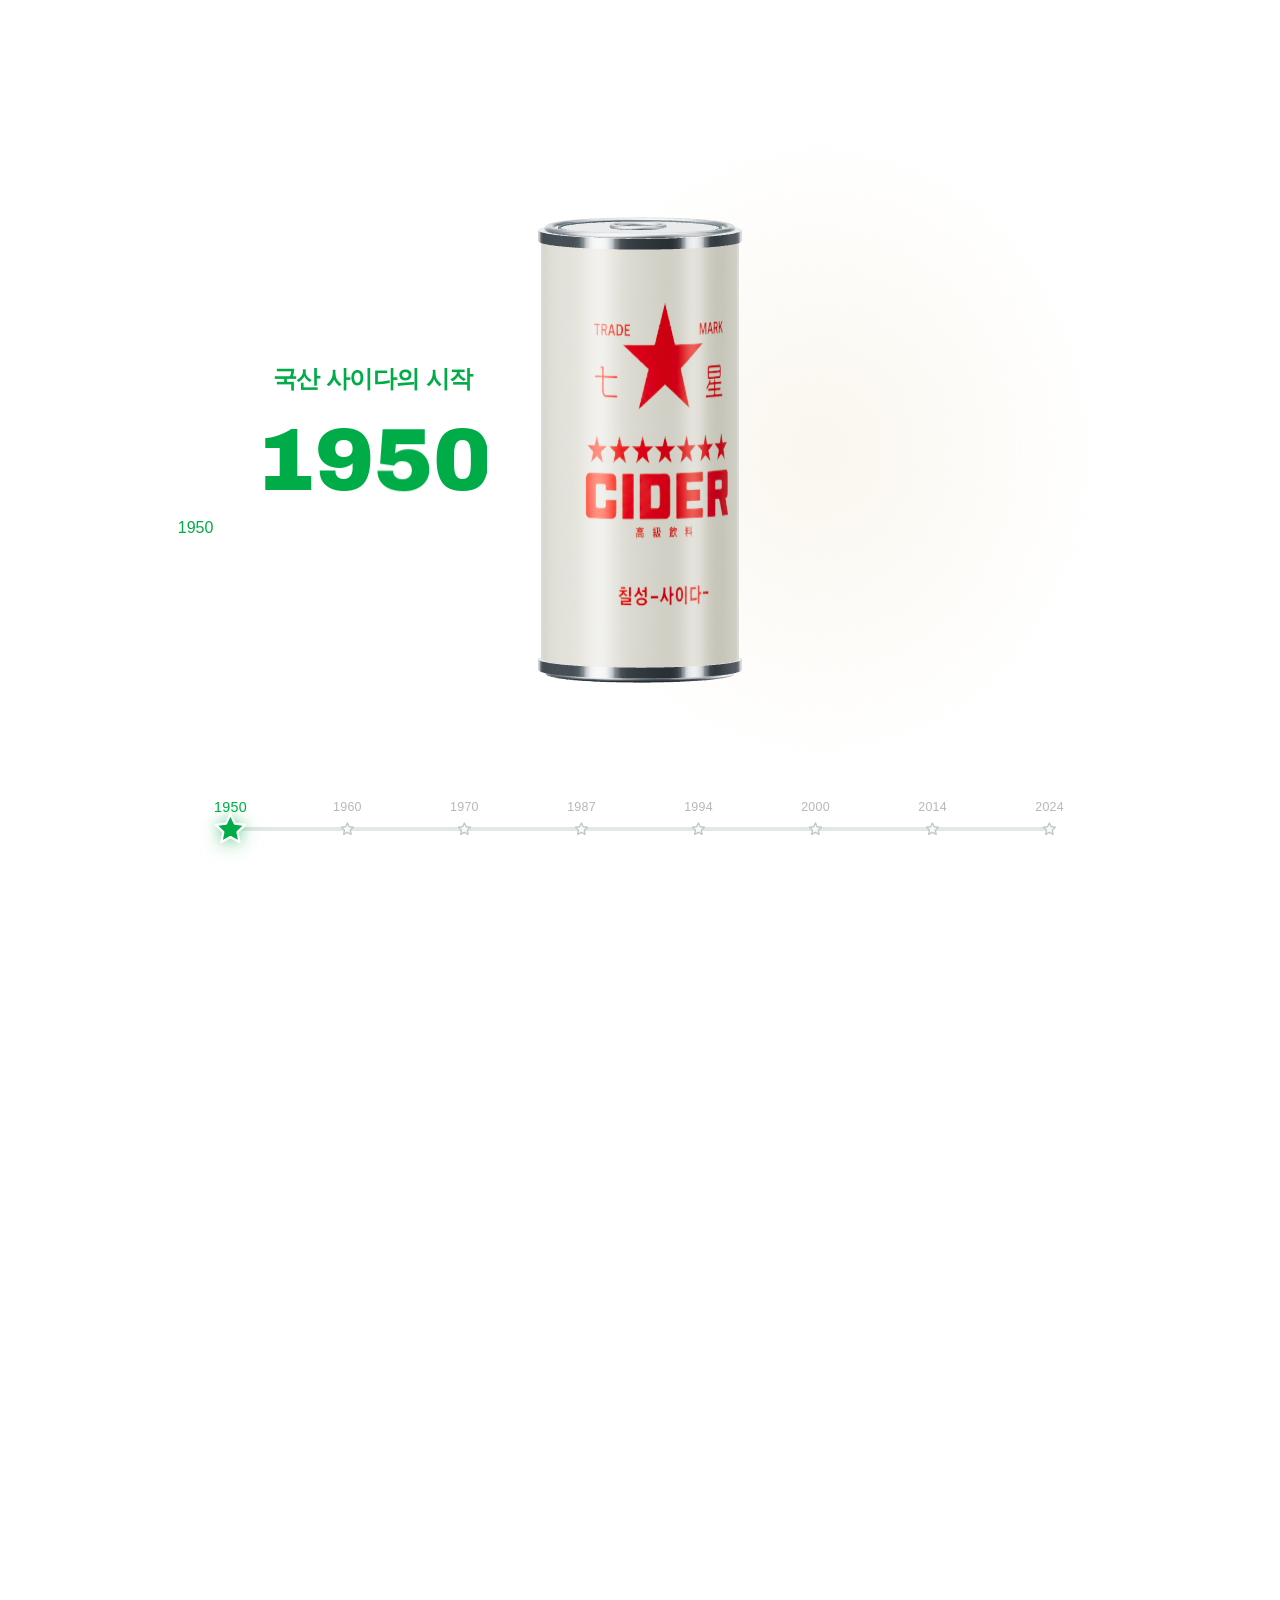
<file: experiments/history-3d-1950-1960.html>
<!doctype html>
<html lang="ko">
<head>
  <meta charset="utf-8">
  <meta name="viewport" content="width=device-width, initial-scale=1">
  <title>CHILSUNG CIDER — 1950 → 2024 3D 스크롤 프로토타입</title>
  <link href="https://fonts.googleapis.com/css2?family=Archivo+Black&display=swap" rel="stylesheet">
  <link rel="stylesheet" href="../css/history-3d.css">
  <link rel="stylesheet" href="../css/jelly-cursor.css">
  <script defer src="../js/jelly-cursor.js"></script>
  <script defer src="../js/vendor/gsap.min.js"></script>
  <script defer src="../js/vendor/ScrollTrigger.min.js"></script>
  <script type="module" src="../js/history-3d.js"></script>
</head>
<body class="history-prototype-page">
  <main>
    <section class="history-3d" id="history-3d" aria-label="1950년에서 2024년까지 패키징이 바뀌는 3D 캔">
      <div class="history-3d-stage">
        <div class="history-3d-canvas" aria-hidden="true"></div>
        <div class="history-3d-fallback" aria-hidden="true"><img src="../img/history/1950-horizontal-reference.png" alt=""></div>
      </div>
      <div class="history-3d-track"></div>
    </section>

  </main>
</body>
</html>
</file>
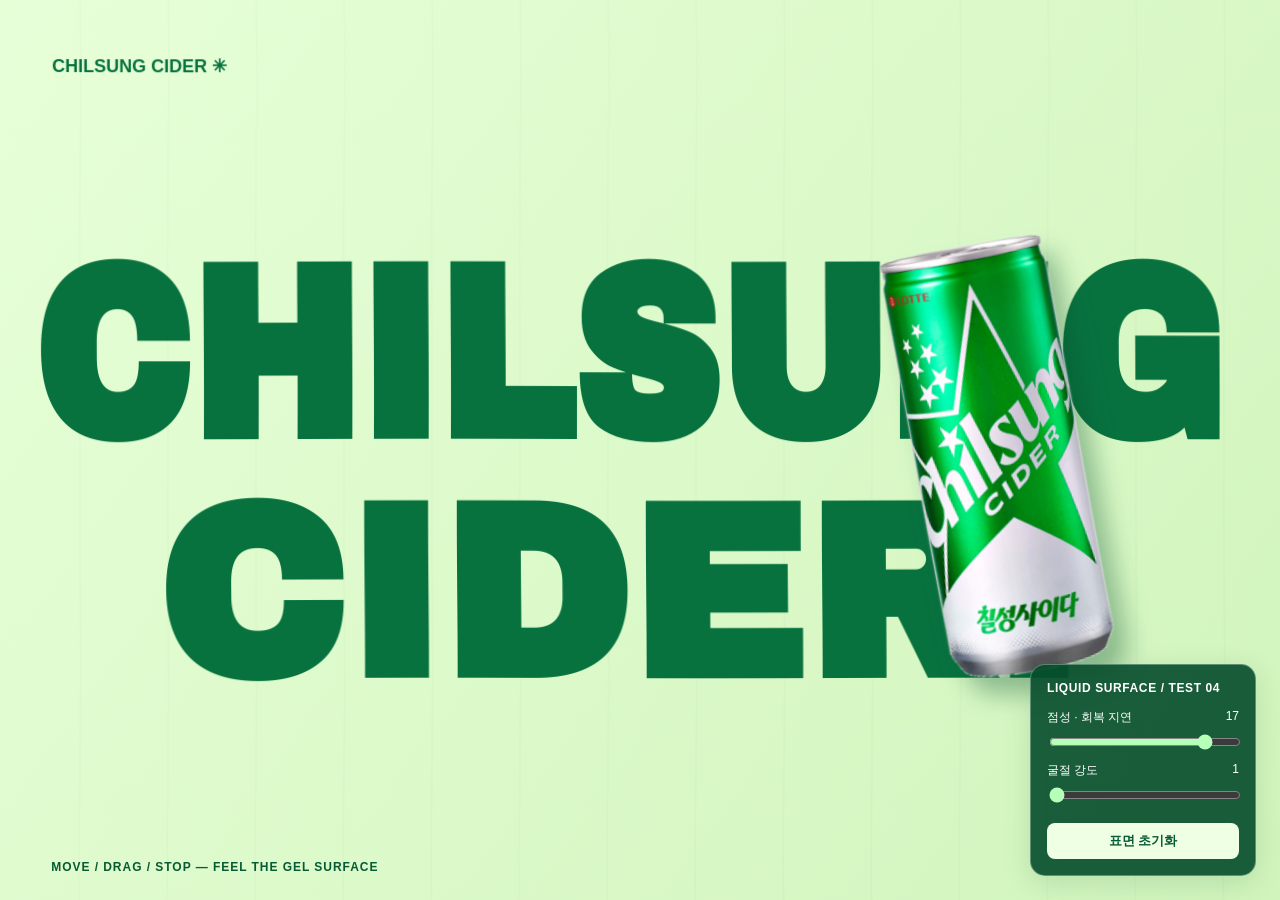
<file: experiments/liquid-gel-surface-v4-favorite.html>
<!doctype html>
<html lang="ko">
<head>
<meta charset="utf-8">
<meta name="viewport" content="width=device-width, initial-scale=1">
<title>CHILSUNG — Viscous Gel Surface v4</title>
<link rel="preconnect" href="https://fonts.googleapis.com">
<link rel="preconnect" href="https://fonts.gstatic.com" crossorigin>
<link href="https://fonts.googleapis.com/css2?family=Archivo+Black&display=swap" rel="stylesheet">
<style>
  :root { color-scheme: light; }
  * { box-sizing: border-box; }
  html, body {
    margin: 0;
    width: 100%;
    height: 100%;
    overflow: hidden;
  }
  body {
    background: #d8f9c5;
    font-family: Arial, sans-serif;
  }
  #view {
    display: block;
    width: 100vw;
    height: 100dvh;
    touch-action: none;
  }
  .note {
    position: fixed;
    bottom: 26px;
    left: 4%;
    z-index: 4;
    pointer-events: none;
    color: #075b34;
    font-size: 12px;
    font-weight: 700;
    letter-spacing: .08em;
  }
  .panel {
    position: fixed;
    bottom: 24px;
    right: 24px;
    z-index: 5;
    width: 226px;
    background: rgba(7, 78, 45, .91);
    color: white;
    border: 1px solid #ffffff50;
    padding: 16px;
    border-radius: 15px;
    box-shadow: 0 7px 28px #075b3424;
  }
  .panel-header {
    font-size: 12px;
    font-weight: 800;
    letter-spacing: .05em;
    margin-bottom: 14px;
  }
  .control {
    display: grid;
    gap: 6px;
    margin: 10px 0;
  }
  .control label {
    display: flex;
    justify-content: space-between;
    font-size: 12px;
  }
  .control input {
    width: 100%;
    accent-color: #b5ffb8;
  }
  .reset {
    width: 100%;
    margin-top: 8px;
    border: 0;
    padding: 9px;
    border-radius: 8px;
    background: #efffe4;
    color: #075b34;
    cursor: pointer;
    font-weight: 800;
  }
  @media(max-width:650px) {
    .panel {
      right: 12px;
      bottom: 12px;
      transform: scale(.88);
      transform-origin: bottom right;
    }
    .note {
      font-size: 9px;
      bottom: 13px;
    }
  }
  @media(prefers-reduced-motion:reduce) {
    .panel { display:none; }
  }
</style>
</head>
<body>
<canvas id="view" aria-label="투명한 점성 젤 막에 마우스가 지나가며 글자와 캔을 굴절시키는 테스트"></canvas>
<div class="note">MOVE / DRAG / STOP — FEEL THE GEL SURFACE</div>

<div class="panel">
  <div class="panel-header">LIQUID SURFACE / TEST 04</div>

  <div class="control">
    <label for="sticky">
      점성 · 회복 지연
      <span id="sticky-val">17</span>
    </label>
    <input id="sticky" type="range"
           min="1" max="20" value="17">
  </div>

  <div class="control">
    <label for="refraction">
      굴절 강도
      <span id="refraction-val">1</span>
    </label>
    <input id="refraction" type="range"
           min="1" max="10" value="1">
  </div>

  <button class="reset" id="reset" type="button">
    표면 초기화
  </button>
</div>

<script>
(() => {
  'use strict';

  const view = document.getElementById('view');
  const gl = view.getContext('webgl', {
    alpha: false,
    antialias: false
  });

  if (!gl) {
    document.body.insertAdjacentHTML(
      'beforeend',
      '<p>WebGL이 지원되지 않는 브라우저입니다.</p>'
    );
    return;
  }

  const $ = id => document.getElementById(id);
  const sticky = $('sticky');
  const refraction = $('refraction');

  sticky.addEventListener('input', () => {
    $('sticky-val').textContent = sticky.value;
  });

  refraction.addEventListener('input', () => {
    $('refraction-val').textContent = refraction.value;
  });

  const vertex = `
    attribute vec2 aPos;
    varying vec2 vUV;

    void main() {
      vUV = aPos * .5 + .5;
      gl_Position = vec4(aPos, 0., 1.);
    }
  `;

  const fragment = `
    precision highp float;

    varying vec2 vUV;

    uniform sampler2D uPoster;
    uniform sampler2D uGel;
    uniform vec2 uPixel;
    uniform float uTime;
    uniform float uAmount;

    float h(vec2 p) {
      return (
        texture2D(
          uGel,
          clamp(p, vec2(0.), vec2(1.))
        ).r - .5
      ) * 2.;
    }

    void main() {
      float hc = h(vUV);

      vec2 slope = vec2(
        h(vUV + vec2(uPixel.x, 0.))
        - h(vUV - vec2(uPixel.x, 0.)),
        h(vUV + vec2(0., uPixel.y))
        - h(vUV - vec2(0., uPixel.y))
      );

      // 투명한 젤 표면의 굴절
      vec2 optical = slope * .57 * uAmount;

      // 화면 전체에 깔리는 미세한 액체 표면
      vec2 quietFilm = vec2(
        sin(vUV.y * 18. + uTime * .17)
          + cos(vUV.y * 11. - uTime * .12),
        sin(vUV.x * 15. - uTime * .12)
      ) * .00033;

      vec2 distorted = clamp(
        vUV - optical + quietFilm,
        vec2(.002),
        vec2(.998)
      );

      vec3 color = texture2D(
        uPoster,
        distorted
      ).rgb;

      // 표면의 은은한 반사광
      float tilt = length(slope);

      float gloss =
        smoothstep(.008, .115, tilt) * .11
        + smoothstep(.07, .38, abs(hc)) * .024;

      vec3 reflection = vec3(.91, 1., .93);

      color = mix(
        color,
        reflection,
        clamp(gloss, 0., .14)
      );

      gl_FragColor = vec4(color, 1.);
    }
  `;

  function shader(type, source) {
    const s = gl.createShader(type);
    gl.shaderSource(s, source);
    gl.compileShader(s);

    if (!gl.getShaderParameter(s, gl.COMPILE_STATUS)) {
      throw Error(gl.getShaderInfoLog(s));
    }

    return s;
  }

  const program = gl.createProgram();

  gl.attachShader(
    program,
    shader(gl.VERTEX_SHADER, vertex)
  );

  gl.attachShader(
    program,
    shader(gl.FRAGMENT_SHADER, fragment)
  );

  gl.linkProgram(program);

  if (!gl.getProgramParameter(program, gl.LINK_STATUS)) {
    throw Error(gl.getProgramInfoLog(program));
  }

  gl.useProgram(program);

  gl.bindBuffer(
    gl.ARRAY_BUFFER,
    gl.createBuffer()
  );

  gl.bufferData(
    gl.ARRAY_BUFFER,
    new Float32Array([
      -1,-1, 1,-1, -1,1,
      -1,1, 1,-1, 1,1
    ]),
    gl.STATIC_DRAW
  );

  const pos = gl.getAttribLocation(program, 'aPos');

  gl.enableVertexAttribArray(pos);
  gl.vertexAttribPointer(
    pos, 2, gl.FLOAT, false, 0, 0
  );

  function texture(slot) {
    const t = gl.createTexture();

    gl.activeTexture(gl.TEXTURE0 + slot);
    gl.bindTexture(gl.TEXTURE_2D, t);

    gl.texParameteri(
      gl.TEXTURE_2D,
      gl.TEXTURE_MIN_FILTER,
      gl.LINEAR
    );

    gl.texParameteri(
      gl.TEXTURE_2D,
      gl.TEXTURE_MAG_FILTER,
      gl.LINEAR
    );

    gl.texParameteri(
      gl.TEXTURE_2D,
      gl.TEXTURE_WRAP_S,
      gl.CLAMP_TO_EDGE
    );

    gl.texParameteri(
      gl.TEXTURE_2D,
      gl.TEXTURE_WRAP_T,
      gl.CLAMP_TO_EDGE
    );

    return t;
  }

  const posterTex = texture(0);
  const gelTex = texture(1);

  gl.uniform1i(
    gl.getUniformLocation(program, 'uPoster'), 0
  );

  gl.uniform1i(
    gl.getUniformLocation(program, 'uGel'), 1
  );

  const pixelUniform =
    gl.getUniformLocation(program, 'uPixel');

  const timeUniform =
    gl.getUniformLocation(program, 'uTime');

  const amountUniform =
    gl.getUniformLocation(program, 'uAmount');

  const poster = document.createElement('canvas');
  const ctx = poster.getContext('2d');

  const can = new Image();
  can.src = '../img/display/hero-can.png';
  can.onload = drawPoster;

  let cols = 180;
  let rows = 100;

  let heights;
  let speeds;
  let nextHeights;
  let nextSpeeds;
  let bytes;

  let width = window.innerWidth;
  let height = window.innerHeight;

  function initializeField() {
    cols = 180;

    rows = Math.max(
      66,
      Math.min(
        180,
        Math.round(cols * height / width)
      )
    );

    const n = cols * rows;

    heights = new Float32Array(n);
    speeds = new Float32Array(n);
    nextHeights = new Float32Array(n);
    nextSpeeds = new Float32Array(n);

    bytes = new Uint8Array(n * 4);

    for (let i = 0; i < n; i++) {
      bytes[i * 4] = 128;
      bytes[i * 4 + 1] = 128;
      bytes[i * 4 + 2] = 128;
      bytes[i * 4 + 3] = 255;
    }

    gl.activeTexture(gl.TEXTURE1);
    gl.bindTexture(gl.TEXTURE_2D, gelTex);

    gl.pixelStorei(
      gl.UNPACK_FLIP_Y_WEBGL,
      false
    );

    gl.texImage2D(
      gl.TEXTURE_2D,
      0,
      gl.RGBA,
      cols,
      rows,
      0,
      gl.RGBA,
      gl.UNSIGNED_BYTE,
      bytes
    );

    gl.uniform2f(
      pixelUniform,
      1 / cols,
      1 / rows
    );
  }

  function drawPoster() {
    if (!width || !height) return;

    const scale = Math.min(
      devicePixelRatio || 1,
      1.5
    );

    poster.width = Math.round(width * scale);
    poster.height = Math.round(height * scale);

    ctx.setTransform(scale, 0, 0, scale, 0, 0);

    const grad = ctx.createLinearGradient(
      0, 0, width, height
    );

    grad.addColorStop(0, '#e7ffd8');
    grad.addColorStop(1, '#d1f4bc');

    ctx.fillStyle = grad;
    ctx.fillRect(0, 0, width, height);

    // 액체의 굴절이 잘 보이도록 가느다란 배경선
    ctx.strokeStyle = 'rgba(10,113,62,.045)';
    ctx.lineWidth = 1;

    for (let x = 80; x < width; x += 88) {
      ctx.beginPath();
      ctx.moveTo(x, 0);
      ctx.lineTo(x, height);
      ctx.stroke();
    }

    ctx.fillStyle = '#08723f';
    ctx.font = '800 18px Arial';
    ctx.textAlign = 'left';

    ctx.fillText(
      'CHILSUNG CIDER ✳',
      width * .04,
      Math.max(46, height * .08)
    );

    ctx.textBaseline = 'middle';
    ctx.textAlign = 'center';

    ctx.font =
      `900 ${Math.min(width*.19,height*.34,268)}px "Archivo Black",Impact,Arial Black,sans-serif`;

    ctx.fillText(
      'CHILSUNG',
      width * .49,
      height * .405,
      width * .93
    );

    ctx.fillText(
      'CIDER!',
      width * .48,
      height * .67,
      width * .76
    );

    if (can.complete && can.naturalWidth) {
      const ch = Math.min(
        height * .54,
        width * .34
      );

      const cw = ch * (
        can.naturalWidth / can.naturalHeight
      );

      ctx.save();

      ctx.translate(
        width * .78,
        height * .51
      );

      ctx.rotate(-.18);
      ctx.shadowColor = 'rgba(4,78,42,.35)';
      ctx.shadowBlur = 23;
      ctx.shadowOffsetX = 15;
      ctx.shadowOffsetY = 18;

      ctx.drawImage(
        can,
        -cw / 2,
        -ch / 2,
        cw,
        ch
      );

      ctx.restore();
    }

    gl.activeTexture(gl.TEXTURE0);
    gl.bindTexture(gl.TEXTURE_2D, posterTex);

    gl.pixelStorei(
      gl.UNPACK_FLIP_Y_WEBGL,
      true
    );

    gl.texImage2D(
      gl.TEXTURE_2D,
      0,
      gl.RGBA,
      gl.RGBA,
      gl.UNSIGNED_BYTE,
      poster
    );

    gl.pixelStorei(
      gl.UNPACK_FLIP_Y_WEBGL,
      false
    );
  }

  function resize() {
    width = window.innerWidth;
    height = window.innerHeight;

    const scale = Math.min(
      devicePixelRatio || 1,
      1.5
    );

    view.width = Math.round(width * scale);
    view.height = Math.round(height * scale);

    gl.viewport(
      0, 0,
      view.width,
      view.height
    );

    initializeField();
    drawPoster();
  }

  window.addEventListener('resize', resize);
  document.fonts.ready.then(drawPoster);

  $('reset').addEventListener('click', () => {
    initializeField();
  });

  let last = null;
  let pending = [];

  function pointer(e) {
    const current = {
      x: e.clientX / width,
      y: 1 - e.clientY / height
    };

    if (last) {
      const dx = (current.x - last.x) * width;
      const dy = (current.y - last.y) * height;

      const dist = Math.hypot(dx, dy);

      if (dist > .5) {
        const count = Math.min(
          50,
          Math.ceil(dist / 13)
        );

        const speed = Math.min(
          1.0,
          dist / 35
        );

        for (let i = 1; i <= count; i++) {
          const t = i / count;

          pending.push({
            x: last.x + (current.x - last.x) * t,
            y: last.y + (current.y - last.y) * t,
            nx: dx / (dist || 1),
            ny: dy / (dist || 1),
            amount: speed / count
          });
        }
      }
    }

    last = current;
  }

  view.addEventListener('pointermove', pointer);

  view.addEventListener('pointerleave', () => {
    last = null;
  });

  view.addEventListener('pointerdown', e => {
    last = null;
    pointer(e);
  });

  function pushGel(stroke) {
    const cx = stroke.x * (cols - 1);
    const cy = stroke.y * (rows - 1);

    // 조금 더 넓은 젤 표면이 함께 끌려오도록 조정
    const rad = Math.max(10, cols * .083);
    const rr = rad * rad;

    const minX = Math.max(
      1,
      Math.floor(cx - rad * 2)
    );

    const maxX = Math.min(
      cols - 2,
      Math.ceil(cx + rad * 2)
    );

    const minY = Math.max(
      1,
      Math.floor(cy - rad * 2)
    );

    const maxY = Math.min(
      rows - 2,
      Math.ceil(cy + rad * 2)
    );

    for (let y = minY; y <= maxY; y++) {
      for (let x = minX; x <= maxX; x++) {
        const ox = x - cx;

        const oy =
          (y - cy) * cols / rows * height / width;

        const r2 = ox * ox + oy * oy;

        if (r2 > 4 * rr) continue;

        const gaussian = Math.exp(
          -r2 / (rr * .52)
        );

        const along = (
          ox * stroke.nx + oy * stroke.ny
        ) / rad;

        // 손가락이 젤 막을 밀어내는 힘
        speeds[y * cols + x] +=
          gaussian *
          (.125 * along + .055) *
          stroke.amount;
      }
    }
  }

  function simulate(dt) {
    // V4: 최대 점성 20
    // 높을수록 표면 복원이 느려지고
    // 마우스 흔적이 오래 남는다.
    const viscosity =
      (Number(sticky.value) - 1) / 19;

    // 파동의 운동량을 더 오래 유지
    const damp = Math.pow(
      .927 + viscosity * .060,
      dt
    );

    // 표면의 복원력을 낮춰
    // 묵직하게 천천히 원래 형태로 돌아온다.
    const restore = (
      .018 - viscosity * .0168
    ) * dt;

    // 주변으로 퍼지는 속도도 살짝 낮춘다.
    const spread = (
      .165 - viscosity * .045
    ) * dt;

    for (let y = 1; y < rows - 1; y++) {
      for (let x = 1; x < cols - 1; x++) {
        const i = y * cols + x;
        const h = heights[i];

        const lap =
          heights[i - 1] +
          heights[i + 1] +
          heights[i - cols] +
          heights[i + cols] -
          4 * h;

        const v = (
          speeds[i] +
          lap * spread -
          h * restore
        ) * damp;

        nextSpeeds[i] = v;

        nextHeights[i] = Math.max(
          -1.1,
          Math.min(1.1, h + v * dt)
        );
      }
    }

    // 경계면 연결
    for (let x = 0; x < cols; x++) {
      nextHeights[x] =
        nextHeights[x + cols];

      nextHeights[(rows - 1) * cols + x] =
        nextHeights[(rows - 2) * cols + x];
    }

    for (let y = 0; y < rows; y++) {
      nextHeights[y * cols] =
        nextHeights[y * cols + 1];

      nextHeights[y * cols + cols - 1] =
        nextHeights[y * cols + cols - 2];
    }

    [heights, nextHeights] = [
      nextHeights, heights
    ];

    [speeds, nextSpeeds] = [
      nextSpeeds, speeds
    ];

    // WebGL 텍스처에 젤 표면의 높이 전달
    for (let i = 0; i < heights.length; i++) {
      const j = i * 4;

      bytes[j] = Math.max(
        0,
        Math.min(
          255,
          Math.round(128 + heights[i] * 112)
        )
      );
    }

    gl.activeTexture(gl.TEXTURE1);
    gl.bindTexture(gl.TEXTURE_2D, gelTex);

    gl.texSubImage2D(
      gl.TEXTURE_2D,
      0,
      0, 0,
      cols, rows,
      gl.RGBA,
      gl.UNSIGNED_BYTE,
      bytes
    );
  }

  resize();

  let lastT = 0;

  function tick(t) {
    requestAnimationFrame(tick);

    const dt = Math.min(
      1.4,
      Math.max(
        .35,
        (t - lastT) / 16.67 || 1
      )
    );

    lastT = t;

    const strokes = pending.splice(0, 150);

    for (const s of strokes) {
      pushGel(s);
    }

    simulate(dt);

    gl.uniform1f(
      timeUniform,
      t * .001
    );

    gl.uniform1f(
      amountUniform,
      Number(refraction.value) / 8
    );

    gl.drawArrays(
      gl.TRIANGLES,
      0,
      6
    );
  }

  if (matchMedia(
    '(prefers-reduced-motion:reduce)'
  ).matches) {
    gl.uniform1f(timeUniform, 0);
    gl.uniform1f(amountUniform, 0);
    gl.drawArrays(gl.TRIANGLES, 0, 6);
  } else {
    requestAnimationFrame(tick);
  }
})();
</script>
</body>
</html>
</file>
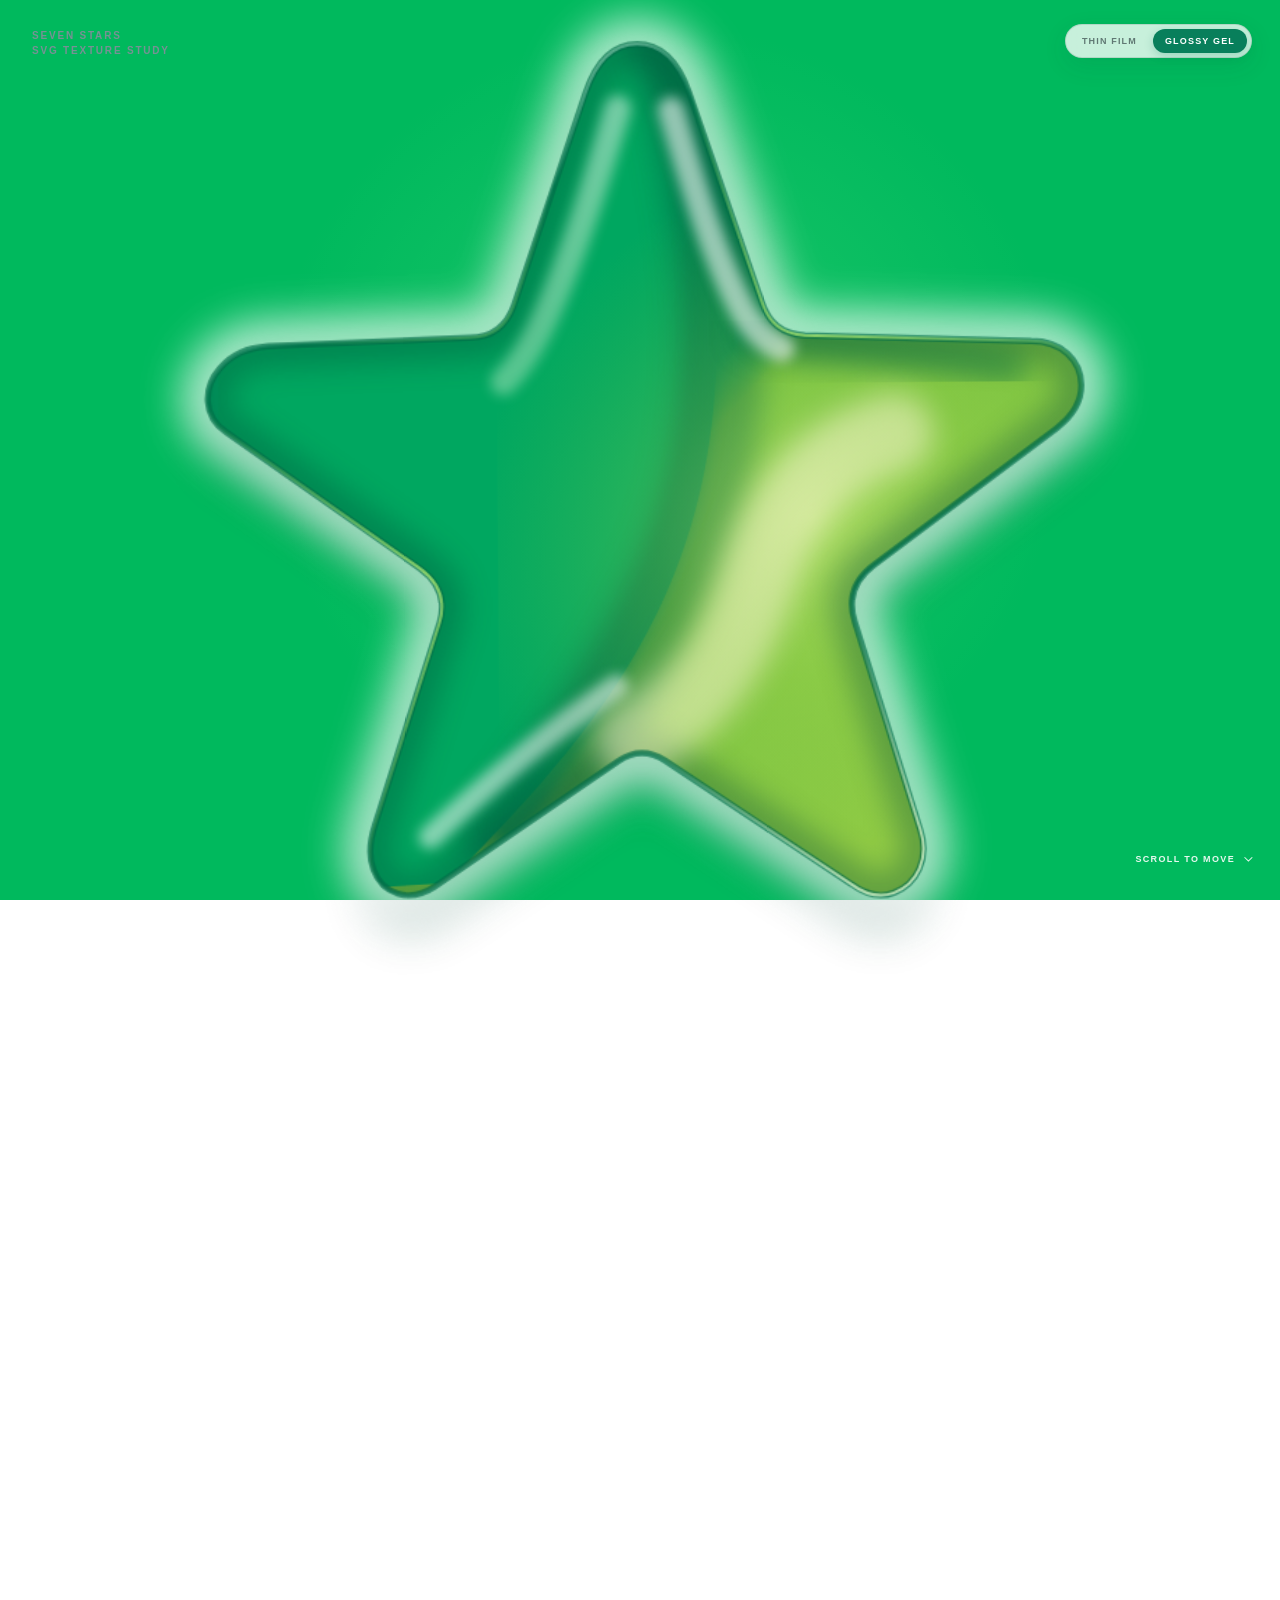
<file: experiments/water-star-test.html>
<!doctype html>
<html lang="ko">
<head>
  <meta charset="utf-8">
  <meta name="viewport" content="width=device-width, initial-scale=1">
  <title>Water Star — SVG Texture Study</title>
  <style>
    :root {
      color-scheme: light;
      background: #fff;
      font-family: Arial, Helvetica, sans-serif;
    }

    * {
      box-sizing: border-box;
    }

    body {
      min-width: 320px;
      min-height: 320vh;
      margin: 0;
      overflow-x: hidden;
      background: #fff;
    }

    main {
      position: relative;
      display: grid;
      min-height: 320vh;
      place-items: center;
      isolation: isolate;
    }

    .mode-control {
      position: fixed;
      width: 1px;
      height: 1px;
      opacity: 0;
      pointer-events: none;
    }

    .mode-switch {
      position: fixed;
      z-index: 10;
      top: 24px;
      right: 28px;
      display: flex;
      gap: 4px;
      padding: 4px;
      border: 1px solid rgba(91, 119, 112, 0.2);
      border-radius: 999px;
      background: rgba(255, 255, 255, 0.78);
      box-shadow: 0 8px 24px rgba(23, 71, 60, 0.1);
      backdrop-filter: blur(12px);
    }

    .mode-switch label {
      padding: 8px 12px 7px;
      border-radius: 999px;
      color: #607873;
      cursor: pointer;
      font-size: 9px;
      font-weight: 700;
      letter-spacing: 0.13em;
      line-height: 1;
      text-transform: uppercase;
      transition: background 180ms ease, color 180ms ease, box-shadow 180ms ease;
    }

    #mode-water:checked ~ main .mode-switch label[for="mode-water"],
    #mode-glossy:checked ~ main .mode-switch label[for="mode-glossy"] {
      color: #fff;
      background: #087f5b;
      box-shadow: 0 3px 10px rgba(8, 127, 91, 0.24);
    }

    .study-label {
      position: fixed;
      top: 28px;
      left: 32px;
      margin: 0;
      color: #789195;
      font-size: 10px;
      font-weight: 700;
      letter-spacing: 0.18em;
      line-height: 1.5;
      text-transform: uppercase;
      z-index: 10;
    }

    .panel {
      position: fixed;
      inset: 0;
      display: grid;
      place-items: center;
      opacity: 0;
      pointer-events: none;
      transition: opacity 220ms ease;
    }

    .water-panel {
      background:
        radial-gradient(circle at 50% 44%, rgba(223, 246, 247, 0.38), transparent 31rem),
        #fff;
    }

    .glossy-panel {
      background:
        radial-gradient(circle at 52% 47%, rgba(145, 255, 154, 0.2), transparent 25rem),
        #00b95d;
    }

    #mode-water:checked ~ main .water-panel,
    #mode-glossy:checked ~ main .glossy-panel {
      opacity: 1;
      pointer-events: auto;
    }

    .star-stage {
      width: min(72vmin, 680px);
      aspect-ratio: 1;
    }

    .water-star {
      display: block;
      width: 100%;
      height: 100%;
      overflow: visible;
    }

    .glossy-star {
      display: block;
      width: 100%;
      height: 100%;
      overflow: visible;
      transform-origin: 50% 52%;
      animation: gel-breathe 5.8s ease-in-out infinite;
    }

    .glossy-motion {
      transform: translate3d(0, 3vh, 0) scale(1.16) rotate(-1.2deg);
      transform-origin: 50% 52%;
      will-change: transform;
    }

    .glossy-sheen--top {
      animation: top-glint 4.8s ease-in-out infinite;
    }

    .glossy-sheen--side {
      animation: side-glint 5.8s ease-in-out 0.9s infinite;
    }

    .glossy-sheen--base {
      animation: base-glint 5.3s ease-in-out 0.35s infinite;
    }

    .scroll-hint {
      position: fixed;
      z-index: 10;
      right: 30px;
      bottom: 27px;
      display: flex;
      align-items: center;
      gap: 9px;
      color: rgba(255, 255, 255, 0.9);
      font-size: 9px;
      font-weight: 700;
      letter-spacing: 0.15em;
      opacity: 0;
      pointer-events: none;
      text-transform: uppercase;
      transition: opacity 180ms ease;
    }

    .scroll-hint::after {
      width: 5px;
      height: 5px;
      border-right: 1.5px solid currentColor;
      border-bottom: 1.5px solid currentColor;
      content: "";
      transform: rotate(45deg) translateY(-2px);
      animation: scroll-cue 1.5s ease-in-out infinite;
    }

    #mode-glossy:checked ~ main .scroll-hint {
      opacity: 1;
    }

    #mode-glossy:checked ~ main .scroll-hint.is-complete {
      opacity: 0;
    }

    @keyframes gel-breathe {
      0%, 100% { transform: scaleX(1.04) scaleY(0.98); }
      38% { transform: scaleX(1.03) scaleY(0.99); }
      68% { transform: scaleX(1.05) scaleY(0.975); }
    }

    @keyframes top-glint {
      0%, 18%, 100% { opacity: 0.4; }
      47% { opacity: 0.68; }
      70% { opacity: 0.5; }
    }

    @keyframes side-glint {
      0%, 100% { opacity: 0.3; }
      48% { opacity: 0.52; }
      72% { opacity: 0.4; }
    }

    @keyframes base-glint {
      0%, 100% { opacity: 0.32; }
      42% { opacity: 0.54; }
      63% { opacity: 0.41; }
    }

    @keyframes scroll-cue {
      0%, 100% { opacity: 0.35; transform: rotate(45deg) translate(-2px, -2px); }
      50% { opacity: 1; transform: rotate(45deg) translate(2px, 2px); }
    }

    .water-star__shadow {
      mix-blend-mode: multiply;
    }

    @media (max-width: 600px) {
      .study-label {
        top: 20px;
        left: 22px;
      }

      .mode-switch {
        top: auto;
        right: 50%;
        bottom: 20px;
        transform: translateX(50%);
      }

      .scroll-hint {
        right: 20px;
        bottom: 79px;
      }

      .star-stage {
        width: min(88vmin, 560px);
      }
    }

    @media (prefers-reduced-motion: reduce) {
      .glossy-star,
      .glossy-sheen--top,
      .glossy-sheen--side,
      .glossy-sheen--base,
      .scroll-hint::after {
        animation: none;
      }
    }
  </style>
</head>
<body>
  <input class="mode-control" type="radio" name="star-mode" id="mode-water">
  <input class="mode-control" type="radio" name="star-mode" id="mode-glossy" checked>

  <main>
    <p class="study-label">Seven stars<br>SVG texture study</p>

    <nav class="mode-switch" aria-label="별 질감 선택">
      <label for="mode-water">Thin film</label>
      <label for="mode-glossy">Glossy gel</label>
    </nav>

    <p class="scroll-hint" aria-hidden="true">Scroll to move</p>

    <section class="panel water-panel" aria-label="얇은 물막 별 테스트">
      <div class="star-stage" aria-label="반투명한 탄산수 막 질감의 별">
      <svg class="water-star" viewBox="0 0 600 600" role="img" aria-labelledby="star-title star-desc">
        <title id="star-title">반투명 워터 스타</title>
        <desc id="star-desc">얇은 탄산수 막처럼 맑고 투명한 표면, 은은한 청록색 가장자리와 흰 하이라이트가 있는 별</desc>

        <defs>
          <path id="star-shape" d="M300 64 354 228 526 228 387 329 440 493 300 392 160 493 213 329 74 228 246 228Z"/>

          <clipPath id="star-clip">
            <use href="#star-shape"/>
          </clipPath>

          <linearGradient id="membrane-fill" x1="112" y1="102" x2="478" y2="500" gradientUnits="userSpaceOnUse">
            <stop offset="0" stop-color="#fff" stop-opacity="0.84"/>
            <stop offset="0.23" stop-color="#eaffff" stop-opacity="0.32"/>
            <stop offset="0.53" stop-color="#bdecef" stop-opacity="0.18"/>
            <stop offset="0.78" stop-color="#f8ffff" stop-opacity="0.48"/>
            <stop offset="1" stop-color="#8edce3" stop-opacity="0.23"/>
          </linearGradient>

          <radialGradient id="soft-glow" cx="0" cy="0" r="1" gradientTransform="translate(238 214) rotate(56) scale(315 300)" gradientUnits="userSpaceOnUse">
            <stop offset="0" stop-color="#fff" stop-opacity="0.86"/>
            <stop offset="0.34" stop-color="#fff" stop-opacity="0.12"/>
            <stop offset="0.68" stop-color="#87dce4" stop-opacity="0.13"/>
            <stop offset="1" stop-color="#40b8c8" stop-opacity="0.28"/>
          </radialGradient>

          <linearGradient id="rim-color" x1="124" y1="122" x2="460" y2="486" gradientUnits="userSpaceOnUse">
            <stop offset="0" stop-color="#73cfd7"/>
            <stop offset="0.2" stop-color="#d5f4f5"/>
            <stop offset="0.48" stop-color="#5bc8d2"/>
            <stop offset="0.72" stop-color="#e9ffff"/>
            <stop offset="1" stop-color="#46b9c6"/>
          </linearGradient>

          <linearGradient id="caustic-color" x1="150" y1="178" x2="448" y2="438" gradientUnits="userSpaceOnUse">
            <stop offset="0" stop-color="#fff" stop-opacity="0.9"/>
            <stop offset="0.35" stop-color="#fff" stop-opacity="0.18"/>
            <stop offset="0.62" stop-color="#7dd6df" stop-opacity="0.32"/>
            <stop offset="1" stop-color="#fff" stop-opacity="0.74"/>
          </linearGradient>

          <filter id="soft-shadow" x="-30%" y="-30%" width="160%" height="170%" color-interpolation-filters="sRGB">
            <feGaussianBlur stdDeviation="13"/>
          </filter>

          <filter id="rim-bloom" x="-20%" y="-20%" width="140%" height="140%" color-interpolation-filters="sRGB">
            <feGaussianBlur stdDeviation="3.4"/>
          </filter>

          <filter id="liquid-surface" x="-15%" y="-15%" width="130%" height="130%" color-interpolation-filters="sRGB">
            <feTurbulence type="fractalNoise" baseFrequency="0.008 0.021" numOctaves="2" seed="17" result="water-noise"/>
            <feGaussianBlur in="water-noise" stdDeviation="0.45" result="soft-noise"/>
            <feDisplacementMap in="SourceGraphic" in2="soft-noise" scale="7" xChannelSelector="R" yChannelSelector="G"/>
          </filter>

          <filter id="tiny-blur" x="-30%" y="-30%" width="160%" height="160%">
            <feGaussianBlur stdDeviation="1.15"/>
          </filter>
        </defs>

        <!-- A very light footprint keeps the transparent form legible on pure white. -->
        <use class="water-star__shadow" href="#star-shape" fill="#69c7d0" opacity="0.15" transform="translate(0 13)" filter="url(#soft-shadow)"/>

        <!-- Thin membrane body: low-opacity color, no solid white mass. -->
        <use href="#star-shape" fill="url(#membrane-fill)" opacity="0.84"/>
        <use href="#star-shape" fill="url(#soft-glow)" opacity="0.67" filter="url(#liquid-surface)"/>

        <g clip-path="url(#star-clip)">
          <!-- Broad, almost-flat refraction bands suggest a film rather than a bevel. -->
          <path d="M96 276C172 241 237 254 304 280S427 320 510 274" fill="none" stroke="url(#caustic-color)" stroke-width="18" stroke-linecap="round" opacity="0.22" filter="url(#tiny-blur)"/>
          <path d="M111 363C188 326 243 345 303 370S414 413 494 372" fill="none" stroke="#77d1db" stroke-width="7" stroke-linecap="round" opacity="0.16" filter="url(#tiny-blur)"/>
          <path d="M139 195C211 171 273 183 332 205S430 242 487 220" fill="none" stroke="#fff" stroke-width="5" stroke-linecap="round" opacity="0.52" filter="url(#tiny-blur)"/>

          <!-- Sparse micro-bubbles keep the reference to carbonated water subtle. -->
          <g fill="#fff" stroke="#64c5cf" stroke-width="0.7">
            <circle cx="245" cy="259" r="3.2" opacity="0.46"/>
            <circle cx="371" cy="259" r="2.2" opacity="0.42"/>
            <circle cx="289" cy="337" r="1.8" opacity="0.5"/>
            <circle cx="196" cy="289" r="1.5" opacity="0.38"/>
            <circle cx="402" cy="341" r="2.7" opacity="0.36"/>
            <circle cx="249" cy="402" r="1.35" opacity="0.42"/>
            <circle cx="337" cy="194" r="1.25" opacity="0.54"/>
          </g>

          <g fill="#fff" opacity="0.58">
            <ellipse cx="226" cy="217" rx="3.2" ry="1.1" transform="rotate(-24 226 217)"/>
            <ellipse cx="372" cy="257" rx="2" ry="0.7" transform="rotate(-18 372 257)"/>
            <ellipse cx="403" cy="339" rx="2.4" ry="0.8" transform="rotate(-15 403 339)"/>
          </g>
        </g>

        <!-- Soft color bloom and two crisp rims create the wet edge. -->
        <use href="#star-shape" fill="none" stroke="#58c5d0" stroke-width="9" stroke-linejoin="round" opacity="0.13" filter="url(#rim-bloom)"/>
        <use href="#star-shape" fill="none" stroke="url(#rim-color)" stroke-width="2.5" stroke-linejoin="round" opacity="0.84"/>
        <use href="#star-shape" fill="none" stroke="#fff" stroke-width="3.4" stroke-linecap="round" stroke-linejoin="round" stroke-dasharray="310 980" stroke-dashoffset="-10" opacity="0.9"/>
        <use href="#star-shape" fill="none" stroke="#39b4c3" stroke-width="1.25" stroke-linecap="round" stroke-linejoin="round" stroke-dasharray="225 1065" stroke-dashoffset="-650" opacity="0.56"/>

        <!-- Small glints: restrained so the surface stays thin and clear. -->
        <path d="M279 129C287 109 293 89 300 69" fill="none" stroke="#fff" stroke-width="5" stroke-linecap="round" opacity="0.72" filter="url(#tiny-blur)"/>
        <path d="M111 230C134 230 157 230 180 230" fill="none" stroke="#fff" stroke-width="3" stroke-linecap="round" opacity="0.6"/>
        <circle cx="354" cy="229" r="4.2" fill="#fff" opacity="0.86"/>
      </svg>
      </div>
    </section>

    <section class="panel glossy-panel" aria-label="글로시 젤 별 테스트">
      <div class="star-stage glossy-motion">
        <svg class="glossy-star" viewBox="0 0 600 600" role="img" aria-labelledby="gloss-title gloss-desc">
          <title id="gloss-title">글로시 그린 스타</title>
          <desc id="gloss-desc">둥근 모서리, 진한 초록과 라임색의 양면 색상, 강한 반사광을 가진 유광 별</desc>

          <defs>
            <path id="gloss-star-shape" d="M300 64C314 64 323 74 329 91L369 209C373 221 380 227 393 228L520 232C537 232 548 243 548 257C548 267 542 275 534 281L431 357C420 365 416 376 420 389L456 506C461 522 454 536 441 541C433 544 425 542 417 536L313 466C304 460 296 460 287 466L183 536C169 545 154 540 149 526C146 518 147 510 150 501L187 388C191 375 187 365 176 357L68 280C55 271 55 255 65 244C72 236 80 233 92 232L205 228C218 228 226 221 230 210L271 91C277 74 286 64 300 64Z"/>

            <clipPath id="gloss-star-clip">
              <use href="#gloss-star-shape"/>
            </clipPath>

            <linearGradient id="gloss-base" x1="115" y1="130" x2="480" y2="480" gradientUnits="userSpaceOnUse">
              <stop offset="0" stop-color="#00a868"/>
              <stop offset="0.48" stop-color="#00a95e"/>
              <stop offset="0.53" stop-color="#70bd3e"/>
              <stop offset="1" stop-color="#92cc45"/>
            </linearGradient>

            <radialGradient id="gloss-lime-light" cx="0" cy="0" r="1" gradientTransform="translate(397 330) rotate(130) scale(220 185)" gradientUnits="userSpaceOnUse">
              <stop offset="0" stop-color="#d9f48b" stop-opacity="0.52"/>
              <stop offset="0.44" stop-color="#9cd850" stop-opacity="0.28"/>
              <stop offset="1" stop-color="#71c546" stop-opacity="0"/>
            </radialGradient>

            <linearGradient id="gloss-edge" x1="160" y1="92" x2="431" y2="530" gradientUnits="userSpaceOnUse">
              <stop offset="0" stop-color="#dffff0"/>
              <stop offset="0.18" stop-color="#00754c"/>
              <stop offset="0.47" stop-color="#b6f070"/>
              <stop offset="0.72" stop-color="#006d48"/>
              <stop offset="1" stop-color="#e9ffd2"/>
            </linearGradient>

            <linearGradient id="gloss-white-streak" x1="220" y1="104" x2="416" y2="472" gradientUnits="userSpaceOnUse">
              <stop offset="0" stop-color="#fff" stop-opacity="0.76"/>
              <stop offset="0.45" stop-color="#eaffdd" stop-opacity="0.48"/>
              <stop offset="1" stop-color="#fff" stop-opacity="0"/>
            </linearGradient>

            <filter id="gloss-outer-glow" x="-35%" y="-35%" width="170%" height="175%" color-interpolation-filters="sRGB">
              <feGaussianBlur stdDeviation="11" result="blur"/>
              <feColorMatrix in="blur" values="1 0 0 0 0.82  0 1 0 0 1  0 0 1 0 0.88  0 0 0 0.82 0"/>
            </filter>

            <filter id="gloss-soft-blur" x="-35%" y="-35%" width="170%" height="170%">
              <feGaussianBlur stdDeviation="8"/>
            </filter>

            <filter id="gloss-tight-blur" x="-30%" y="-30%" width="160%" height="160%">
              <feGaussianBlur stdDeviation="3.2"/>
            </filter>

            <filter id="gloss-shadow" x="-30%" y="-30%" width="160%" height="175%" color-interpolation-filters="sRGB">
              <feGaussianBlur stdDeviation="14"/>
            </filter>
          </defs>

          <!-- Milky halo and grounded shadow from the reference. -->
          <use href="#gloss-star-shape" fill="#004c37" opacity="0.3" transform="translate(0 19)" filter="url(#gloss-shadow)"/>
          <use href="#gloss-star-shape" fill="none" stroke="#f5fff3" stroke-width="30" opacity="0.84" filter="url(#gloss-outer-glow)"/>

          <!-- Main two-tone body. -->
          <use href="#gloss-star-shape" fill="url(#gloss-base)"/>
          <g clip-path="url(#gloss-star-clip)">
            <!-- The left half stays deliberately flat and nearly single-color. -->
            <path d="M301 28C355 165 359 292 304 393C274 449 231 493 190 534L64 540V30Z" fill="#00a760"/>

            <!-- A broad S-shaped fold carries most of the depth between the two faces. -->
            <path d="M310 35C353 157 359 273 321 357C296 414 259 466 213 523" fill="none" stroke="#006344" stroke-width="48" opacity="0.55" filter="url(#gloss-soft-blur)"/>
            <path d="M311 40C344 159 346 269 313 353C290 411 257 458 220 508" fill="none" stroke="#007e4d" stroke-width="18" opacity="0.62" filter="url(#gloss-tight-blur)"/>
            <rect x="220" y="120" width="330" height="390" fill="url(#gloss-lime-light)"/>

            <!-- The molded edge remains dark; white reflection is limited to selected edges. -->
            <use href="#gloss-star-shape" fill="none" stroke="#004936" stroke-width="24" opacity="0.34" filter="url(#gloss-soft-blur)"/>
            <path d="M365 227C408 232 458 237 507 247" fill="none" stroke="#006a43" stroke-width="22" stroke-linecap="round" opacity="0.44" filter="url(#gloss-soft-blur)"/>

            <!-- Long specular highlights follow the rounded surface. -->
            <path class="glossy-sheen--top" d="M289 100C278 136 265 179 248 216C240 234 232 245 224 253" fill="none" stroke="url(#gloss-white-streak)" stroke-width="15" stroke-linecap="round" opacity="0.64" filter="url(#gloss-tight-blur)"/>
            <path d="M319 101C330 139 341 180 358 213C364 224 371 231 380 235" fill="none" stroke="#fff" stroke-width="15" stroke-linecap="round" opacity="0.58" filter="url(#gloss-tight-blur)"/>
            <path class="glossy-sheen--side" d="M443 283C398 297 378 326 365 366C351 409 331 435 296 454" fill="none" stroke="#fff8d7" stroke-width="44" stroke-linecap="round" opacity="0.5" filter="url(#gloss-soft-blur)"/>
            <path class="glossy-sheen--base" d="M181 508C218 474 252 447 286 424" fill="none" stroke="#fff" stroke-width="13" stroke-linecap="round" opacity="0.52" filter="url(#gloss-tight-blur)"/>
          </g>

          <!-- Crisp contour and glints keep the soft material legible. -->
          <use href="#gloss-star-shape" fill="none" stroke="#006c48" stroke-width="3.5" stroke-linejoin="round" opacity="0.66"/>
          <use href="#gloss-star-shape" fill="none" stroke="url(#gloss-edge)" stroke-width="1.6" stroke-linejoin="round" opacity="0.7"/>
        </svg>
      </div>
    </section>
  </main>

  <script>
    (() => {
      if ('scrollRestoration' in window.history) {
        window.history.scrollRestoration = 'manual';
      }
      window.scrollTo({ top: 0, left: 0, behavior: 'auto' });

      const motionTarget = document.querySelector('.glossy-motion');
      const scrollHint = document.querySelector('.scroll-hint');
      const reduceMotion = window.matchMedia('(prefers-reduced-motion: reduce)');
      let targetProgress = 0;
      let currentProgress = 0;
      let frameId = 0;

      const getScrollProgress = () => {
        const distance = document.documentElement.scrollHeight - window.innerHeight;
        return distance > 0 ? Math.min(1, Math.max(0, window.scrollY / distance)) : 0;
      };

      const render = () => {
        currentProgress += (targetProgress - currentProgress) * 0.085;

        const eased = currentProgress * currentProgress * (3 - 2 * currentProgress);
        const scale = 1.16 + eased * 2.41;
        const translateY = 3 - eased * 2;
        const rotate = -1.2 + Math.sin(eased * Math.PI) * 1.35;

        motionTarget.style.transform = `translate3d(0, ${translateY}vh, 0) scale(${scale}) rotate(${rotate}deg)`;
        scrollHint.classList.toggle('is-complete', targetProgress > 0.92);

        if (Math.abs(targetProgress - currentProgress) > 0.0005) {
          frameId = window.requestAnimationFrame(render);
        } else {
          currentProgress = targetProgress;
          frameId = 0;
        }
      };

      const updateMotion = () => {
        targetProgress = getScrollProgress();

        if (reduceMotion.matches) {
          currentProgress = targetProgress;
          const scale = 1.06 + targetProgress * 0.08;
          motionTarget.style.transform = `translate3d(0, 2vh, 0) scale(${scale})`;
          return;
        }

        if (!frameId) frameId = window.requestAnimationFrame(render);
      };

      window.addEventListener('scroll', updateMotion, { passive: true });
      window.addEventListener('resize', updateMotion);
      reduceMotion.addEventListener('change', updateMotion);
      updateMotion();
    })();
  </script>
</body>
</html>
</file>
<file: css/history-3d.css>
/* Pinned history stage: paired left copy/year and right rolling 3D can.
   Layout follows the Figma archive's 1440px frame with 200px side gutters. */
#history.history,#history .history-3d,
#history .history-3d-track,#history .history-3d-era{
  background-color:var(--history-surface,#f7faf8)
}
.history-3d{position:relative;isolation:isolate}
/* Keep this scene responsive inside the legacy desktop-width page. */
#history.history{width:100vw;max-width:100%}
.history-3d-stage{position:sticky;top:0;z-index:4;height:100svh;margin-bottom:-100svh;overflow:hidden;pointer-events:none}
.history-3d-stage::before{
  content:"";position:absolute;inset:0;z-index:0;pointer-events:none;
  background:radial-gradient(ellipse 27% 43% at 64% 50%,var(--history-halo,rgba(185,222,190,.15)),transparent 82%);
}
.history-3d-track{position:relative;z-index:0}
/* Keep the horizontal archive layout, with ~30% more scroll room per era. */
.history-3d-era{position:relative;width:100%;aspect-ratio:30/13;overflow:hidden;isolation:isolate}
/* Group the caption directly above the rolling year; the can lives on the right. */
.history-3d-overlay{
  position:absolute;inset:0;z-index:2;pointer-events:none;
  display:flex;flex-direction:column;align-items:flex-start;justify-content:center;
  padding-inline:clamp(24px,13.889vw,200px);
  color:#00ac47;user-select:none;
}
.history-3d-info{
  display:flex;flex-direction:column;align-items:center;justify-content:center;
  gap:10px;width:min(29vw,350px);max-width:100%;
  text-align:center;
}
.history-3d-odometer{
  position:relative;flex:0 0 auto;
  display:flex;align-items:flex-end;justify-content:center;overflow:hidden;
  font:400 clamp(52px,calc(7.223vw - 4px),100px)/1.3 "Archivo Black",Arial,sans-serif;
  font-variant-numeric:tabular-nums;letter-spacing:-2.08px;
  color:#00ac47;white-space:nowrap;
}
.history-3d-digit{
  position:relative;display:block;flex:0 0 1ch;
  height:1.3em;overflow:hidden;
}
.history-3d-digit-reel{display:flex;flex-direction:column;align-items:stretch}
.history-3d-digit-glyph{
  display:block;flex:0 0 1.3em;height:1.3em;line-height:1.3;
  text-align:center;
}
.history-3d-caption{
  position:relative;flex:0 0 auto;min-width:0;
  width:100%;max-width:100%;text-align:center;
  font-family:"Pretendard","Apple SD Gothic Neo",sans-serif;
}
.history-3d-caption-window{
  position:relative;width:100%;height:1.3em;overflow:hidden;
  font-size:24px;
  font-weight:700;line-height:1.3;letter-spacing:-.56px;
}
.history-3d-caption-copy{
  position:absolute;inset:0;display:block;white-space:nowrap;
  overflow:hidden;text-overflow:ellipsis;
}
/* Site-wide ambient carbonation and liquid pointer effects remain enabled
   in history, just as in the other sections. */
.history-3d-canvas{position:absolute;z-index:1;inset:0;pointer-events:none}
.history-3d-canvas canvas{display:block;width:100%;height:100%}
.history-3d-fallback{display:none;position:absolute;z-index:1;inset:0;align-items:center;justify-content:center;pointer-events:none}
.history-3d-fallback img{width:auto;height:min(70vw,650px);max-height:78vh;transform:scale(.4704);filter:drop-shadow(22px 25px 15px rgba(47,26,20,.25))}
.history-3d-fallback img.is-horizontal{width:min(70vw,820px);height:auto;transform:rotate(-90deg) scale(.4704)}
@media(min-width:761px){
  /* Match the fallback image to the right-hand 3D can column. */
  .history-3d-fallback{padding-left:min(33.33vw,480px)}
}
.history-3d[data-fallback="true"] .history-3d-fallback{display:flex}
.history-prototype-page{margin:0;min-width:0;overflow-x:hidden;font-family:Arial,"Apple SD Gothic Neo","Malgun Gothic",sans-serif}
.history-prototype-page .history-3d-stage{min-height:0}
@media(max-width:760px){
  .history-3d-era{min-height:260px}
  .history-3d-overlay{
    justify-content:flex-start;
    padding:clamp(72px,16svh,150px) clamp(24px,6vw,42px) 0;
  }
  .history-3d-info{width:100%}
  .history-3d-caption{width:100%}
  .history-3d-odometer{
    font-size:clamp(46px,calc(11vw + 4px),68px);letter-spacing:-1px;
  }
  .history-3d-caption-window{
    font-size:clamp(16px,calc(3.45vw + 4px),21px);letter-spacing:-.3px;
  }
}
@media(prefers-reduced-motion:reduce){
  .history-3d-digit-reel{transition:none!important;transform:none!important}
  .history-3d-caption-copy{transition:none!important}
}

@media(min-width:761px){.history-3d-info{translate:20px 0}}

/* 11-07 — scroll steps through eras (≈40svh each); the bottom bar is optional. */
#history .history-3d-track{height:420svh}
#history .history-3d-era{display:none}
.history-era-bar{
  position:absolute;z-index:6;left:50%;bottom:clamp(28px,5.5svh,56px);transform:translateX(-50%);
  width:min(64vw,920px);padding:30px 0 20px;pointer-events:auto;touch-action:none;
  cursor:grab;user-select:none;-webkit-user-select:none;outline:none;color:#00ac47;
}
.history-era-bar.is-dragging{cursor:grabbing}
.history-era-bar__rail{position:relative;height:4px;border-radius:4px;background:rgba(0,172,71,.18)}
.history-era-bar__fill{position:absolute;left:0;top:0;bottom:0;border-radius:4px;background:#00ac47}
.history-era-bar__tick{
  position:absolute;top:50%;width:14px;height:14px;margin:-7px 0 0 -7px;padding:0;border:0;background:none;
  cursor:inherit;pointer-events:none;color:#00ac47;
}
.history-era-bar__tick>svg{display:block;width:100%;height:100%;fill:#f7faf8;stroke:#00ac47;stroke-width:2.4;stroke-linejoin:round;transition:fill .2s}
.history-era-bar__tick.is-active>svg{fill:#00ac47}
.history-era-bar__tick span{
  position:absolute;left:50%;bottom:22px;transform:translateX(-50%);
  font:400 clamp(11px,.9722vw,14px)/1 "Archivo",Arial,sans-serif;letter-spacing:.02em;color:rgba(0,172,71,.55);
  transition:color .2s,transform .2s;
}
.history-era-bar__tick.is-active span{color:#00ac47;transform:translateX(-50%) scale(1.15)}
/* Star thumb */
.history-era-bar__thumb{
  position:absolute;top:50%;width:34px;height:34px;margin:-17px 0 0 -17px;
  filter:drop-shadow(0 0 6px rgba(0,172,71,.35)) drop-shadow(0 4px 10px rgba(0,172,71,.25));
  transition:transform .2s,filter .2s;
}
.history-era-bar__thumb svg{display:block;width:100%;height:100%;fill:#00ac47;stroke:#fff;stroke-width:1.6;stroke-linejoin:round}
.history-era-bar:hover .history-era-bar__thumb,.history-era-bar.is-dragging .history-era-bar__thumb{transform:scale(1.14) rotate(8deg);filter:drop-shadow(0 0 10px rgba(0,172,71,.45)) drop-shadow(0 6px 14px rgba(0,172,71,.3))}
.history-era-bar:focus-visible .history-era-bar__thumb{filter:drop-shadow(0 0 0 #fff) drop-shadow(0 0 4px #00ac47)}
/* Faint glowing star comet left behind on each era change */
.history-era-bar__trail{position:absolute;inset:0;pointer-events:none}
.history-era-bar__spark{
  position:absolute;top:50%;display:block;transform:translate(-50%,-50%);
  filter:drop-shadow(0 0 6px rgba(61,187,126,.75));animation:history-spark .8s cubic-bezier(.2,.6,.3,1) forwards;
}
.history-era-bar__spark svg{display:block;width:100%;height:100%;fill:#c9f0d9;stroke:#3dbb7e;stroke-width:1.2}
@keyframes history-spark{
  0%{opacity:.85;transform:translate(-50%,-50%) scale(1) rotate(0deg)}
  100%{opacity:0;transform:translate(calc(-50% + var(--dx)),calc(-50% + var(--dy))) scale(.25) rotate(var(--r))}
}
.history-era-bar__hint{
  margin:18px 0 0;text-align:center;font:400 clamp(10px,.8333vw,12px)/1 "Archivo",Arial,sans-serif;
  letter-spacing:.18em;color:rgba(0,172,71,.6);
}
#history.rich-year-handoff .history-era-bar,.history-3d.rich-year-handoff .history-era-bar{opacity:0;pointer-events:none}
.history-bar-live .rich-flavors,.history-bar-live .rich-flavors__viewport{pointer-events:none}

/* 11-08 — only the selected year is green; the rest of the bar stays grey. */
.history-era-bar__tick>svg{stroke:#c3c8c6}
.history-era-bar__tick span{color:#b3b9b6}
.history-era-bar__tick.is-active>svg{fill:#00ac47;stroke:#00ac47}
.history-era-bar__tick.is-active span{color:#00ac47}
.history-era-bar__rail{background:#e3e7e5}
</file>
<file: css/jelly-cursor.css>
@media (hover: hover) and (pointer: fine) {
  body.has-jelly-cursor,
  body.has-jelly-cursor a,
  body.has-jelly-cursor button {
    cursor: none;
  }
}

.jelly-cursor-canvas {
  position: fixed;
  inset: 0;
  z-index: 9999;
  display: block;
  width: 100vw;
  height: 100vh;
  pointer-events: none;
  user-select: none;
}
</file>
